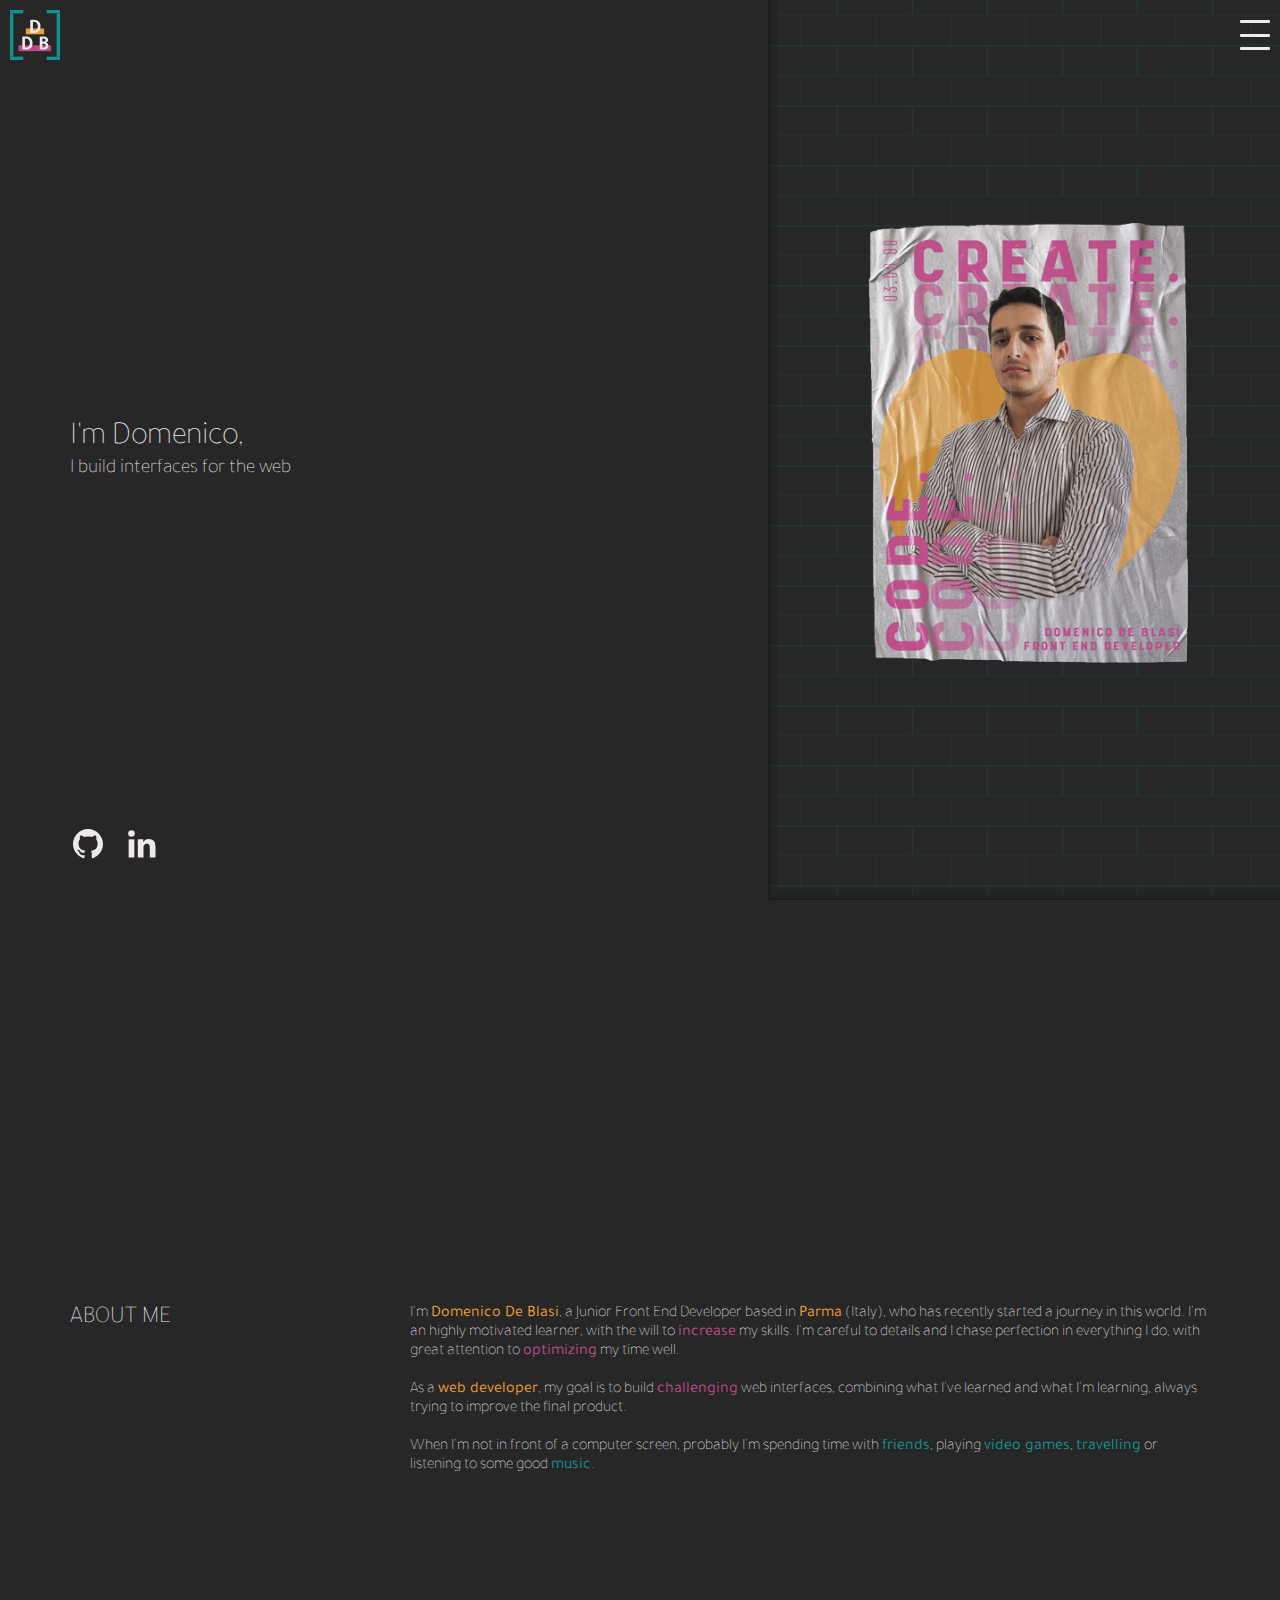
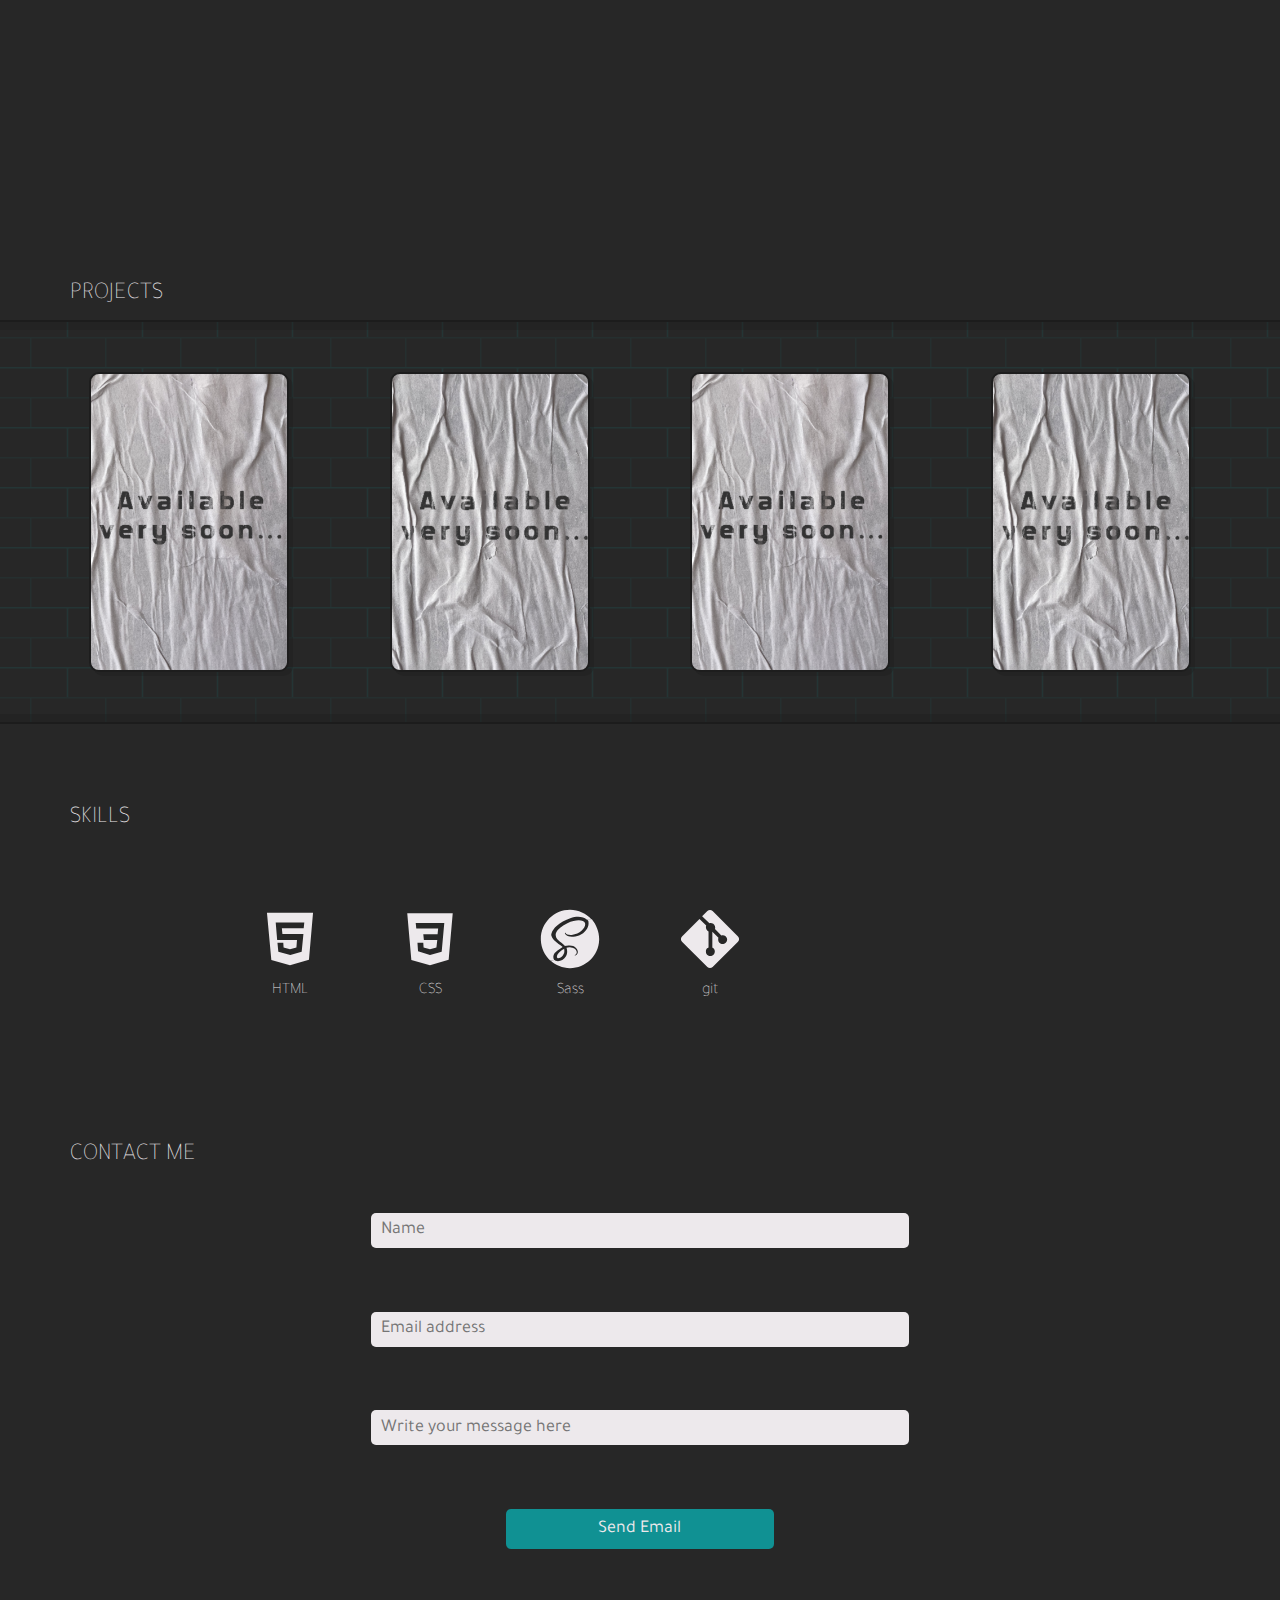
<file: index.html>
<!DOCTYPE html>
<html lang="en">

<head>
    <meta charset="UTF-8" />
    <meta name="viewport" content="width=device-width, initial-scale=1.0, maximum-scale=1.0" />
    <title>My Creative Portfolio</title>
    <link rel="icon" href="assets/images/svg/logo-ddb.svg"/>
    
    <link rel="preconnect" href="https://fonts.googleapis.com">
    <link rel="preconnect" href="https://fonts.gstatic.com" crossorigin>
    <link href="https://fonts.googleapis.com/css2?family=Tajawal:wght@200;300;400;500;700;800;900&display=swap" rel="stylesheet">

    <link rel="stylesheet" href="assets/css/styles.css"/>
</head>

<body>

    <header class="menu-container">
        <div class="menu">

            <a href="#" class="main-logo">
                <img src="assets/images/svg/logo-ddb.svg" alt="logo" width="50px">
            </a>

            <div class="hamburger-container">
                <input id="hamburger" type="checkbox">
                <label for="hamburger"></label>
                <div class="dropdown-menu">
                    <nav>
                        <ul class="menu-features">
                            <li><a href="#about-me" class="link">ABOUT ME</a></li>
                            <li><a href="#projects" class="link">PROJECTS</a></li>
                            <li><a href="#skills" class="link">SKILLS</a></li>
                            <li><a href="#contact-me" class="link">CONTACT ME</a></li>
                        </ul>
                    </nav>
                </div>
            </div>

        </div>
    </header>

    <article>
        <section id="hero">
            <div class="title-container">
                <div class="main-title">
                    <h1>I'm Domenico,</h1>
                    <h3>I build interfaces for the web</h3>
                </div>
                <div class="links">
                    <a href="https://github.com/domenicodeblasi"><img src="assets/images/svg/github-logo.svg"/></a>
                    <a href="https://www.linkedin.com/in/domenico-de-blasi/"><img src="assets/images/svg/linkedin-logo.svg"/></a>
                </div>
            </div>

            <div class="image-container brick-wall">
                <div class="illustration">
                    <img src="assets/images/poster-small.png" alt="just me" srcset="assets/images/poster-small.png 1x, assets/images/poster-big.png 2x"/>
                </div>
            </div>         
        </section>

        <section id="about-me">
            <div class="introduction">
                <h2>ABOUT ME</h2>
                <div class="paragraphs">
                    <p>I'm <em>Domenico De Blasi</em>, a Junior Front End Developer based in <em>Parma</em> (Italy), who has recently started a journey in this world. I'm an highly motivated learner, with the will to <span class="highlighted-word">increase</span> my skills. I'm careful to details and I chase perfection in everything I do, with great attention to <span class="highlighted-word">optimizing</span> my time well.</p>
                    <br/>
                    <p>As a <em>web developer</em>, my goal is to build <span class="highlighted-word">challenging</span> web interfaces, combining what I've learned and what I'm learning, always trying to improve the final product.</p>
                    <br/>
                    <p>When I'm not in front of a computer screen, probably I'm spending time with <span class="free-time">friends</span>, playing <span class="free-time">video games</span>, <span class="free-time">travelling</span> or listening to some good <span class="free-time">music</span>.</p>
                </div>
            </div>
        </section>

        <section id="projects">
            <div class="projects-title">
                <h2>PROJECTS</h2>
            </div>
            <div class="projects-container brick-wall">
                <div class="project project-1">
                    <div class="retractable-panel">
                        <a><img src="assets/images/svg/github-logo.svg" alt="GitHub Logo"></a>
                        <a><img src="assets/images/svg/eye.svg"></a>
                    </div>
                </div>
                <div class="project project-2">
                    <div class="retractable-panel">
                        <a><img src="assets/images/svg/github-logo.svg" alt="GitHub Logo"></a>
                        <a><img src="assets/images/svg/eye.svg"></a>
                    </div>
                </div>
                <div class="project project-3">
                    <div class="retractable-panel">
                        <a><img src="assets/images/svg/github-logo.svg" alt="GitHub Logo"></a>
                        <a><img src="assets/images/svg/eye.svg"></a>
                    </div>
                </div>
                <div class="project project-4">
                    <div class="retractable-panel">
                        <a><img src="assets/images/svg/github-logo.svg" alt="GitHub Logo"></a>
                        <a><img src="assets/images/svg/eye.svg"></a>
                    </div>
                </div>
            </div>
        </section>

        <section id="skills">
            <div class="skills-title">
                <h2>SKILLS</h2>
            </div>
            <div class="skills-container">
                <div class="cell">
                    <img src="assets/images/svg/html-logo.svg" alt="HTML logo">
                    <h3>HTML</h3>
                </div>
                <div class="cell">
                    <img src="assets/images/svg/css-logo.svg" alt="CSS logo">
                    <h3>CSS</h3>
                </div>
                <div class="cell">
                    <img src="assets/images/svg/sass-logo.svg" alt="SASS logo">
                    <h3>Sass</h3>
                </div>
                <div class="cell">
                    <img src="assets/images/svg/git-logo.svg" alt="Git logo">
                    <h3>git</h3>
                </div>
            </div>
        </section>
    </article>

    <footer>
        <section id="contact-me">
            <div class="contact-me-title">
                <h2>CONTACT ME</h2>
            </div>
            <div class="form-container">
                <form class="form" action="https://formsubmit.co/fa0eff2448d55b5a415567025d422ab6" method="POST">
                    <input type="text" name="name" placeholder="Name" required>
                    <input type="email" name="email" placeholder="Email address" required>
                    <input name="message" placeholder="Write your message here" required>
                    <input type="hidden" name="_next" value="https://domenicodeblasi.github.io/thanks/">
                    <input type="hidden" name="_subject" value="New Email from your Website!">
                    <input type="hidden" name="_template" value="table">
                    <input type="text" name="_honey" style="display:none">
                    <input type="hidden" name="_captcha" value="false">  
                    <button type="submit">Send Email</button>
                </form>
            </div>
        </section>
    </footer>

    <script src="assets/js/script.js"></script>

</body>

</html>
</file>
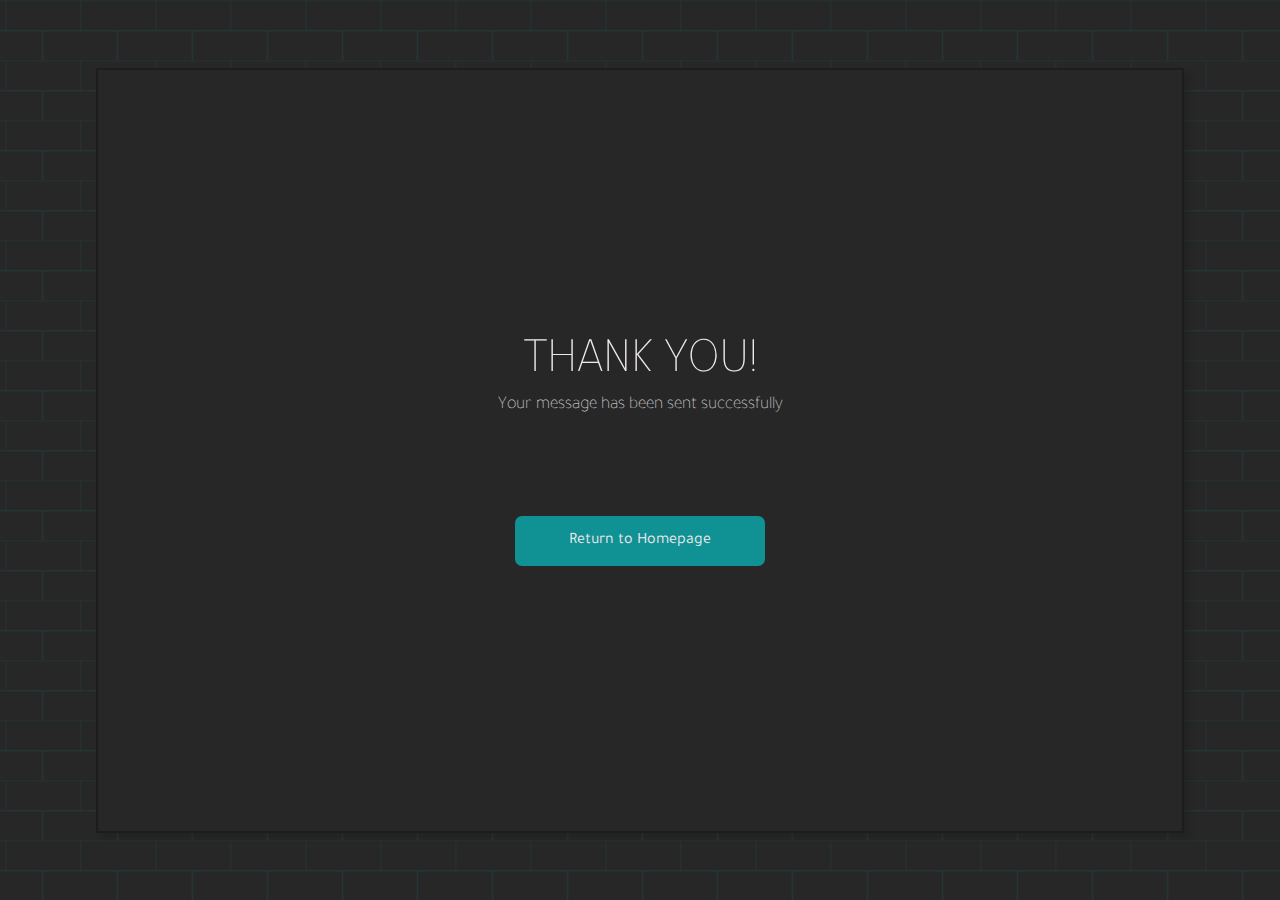
<file: thanks/index.html>
<!DOCTYPE html>
<html lang="en">
<head>
    <meta charset="UTF-8">
    <meta http-equiv="X-UA-Compatible" content="IE=edge">
    <meta name="viewport" content="width=device-width, initial-scale=1.0">
    <title>Thank You!</title>
    <link rel="icon" href="../assets/images/svg/logo-ddb.svg">

    <link rel="preconnect" href="https://fonts.googleapis.com">
    <link rel="preconnect" href="https://fonts.gstatic.com" crossorigin>
    <link href="https://fonts.googleapis.com/css2?family=Tajawal:wght@200;300;400;500;700;800;900&display=swap" rel="stylesheet">

    <link rel="stylesheet" href="../assets/css/thanks-styles.css">
</head>
<body>
    <div class="container">
        <h1>THANK YOU!</h1>
        <h3>Your message has been sent successfully</h3>
        <a class="return-home" href="https://domenicodeblasi.github.io/">
            <span>Return to Homepage</span>
        </a>
    </div>
</body>
</html>
</file>
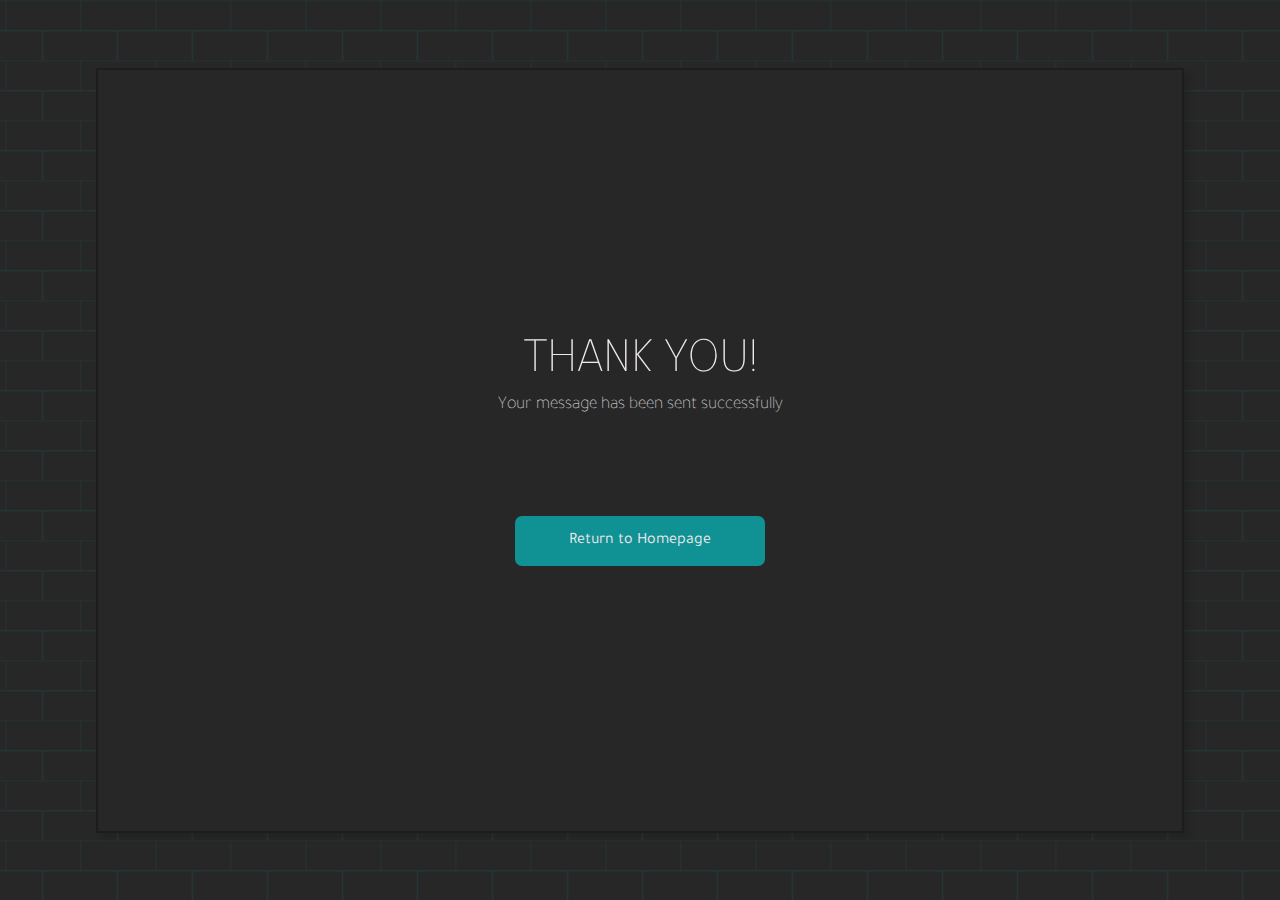
<file: pages/thanks.html>
<!DOCTYPE html>
<html lang="en">
<head>
    <meta charset="UTF-8">
    <meta http-equiv="X-UA-Compatible" content="IE=edge">
    <meta name="viewport" content="width=device-width, initial-scale=1.0">
    <title>Thank You!</title>
    <link rel="icon" href="../assets/images/svg/logo.svg">

    <link rel="preconnect" href="https://fonts.googleapis.com">
    <link rel="preconnect" href="https://fonts.gstatic.com" crossorigin>
    <link href="https://fonts.googleapis.com/css2?family=Tajawal:wght@200;300;400;500;700;800;900&display=swap" rel="stylesheet">

    <link rel="stylesheet" href="../assets/css/thanks-styles.css">
</head>
<body>
    <div class="container">
        <h1>THANK YOU!</h1>
        <h3>Your message has been sent successfully</h3>
        <a class="return-home" href="https://domenicodeblasi.github.io/">
            <span>Return to Homepage</span>
        </a>
    </div>
</body>
</html>
</file>
<file: assets/css/styles.css>
* {
  margin: 0;
  padding: 0;
  box-sizing: border-box;
}

/* VARIABLES */
/* KEYFRAMES */
@keyframes menu-features-hover {
  0% {
    background-color: #109193;
  }
  50% {
    background-color: #BE4B88;
  }
  100% {
    background-color: #ED9F31;
  }
}

@keyframes show-project-panel {
  0% {
    display: flex;
    height: 0%;
  }
  25% {
    display: flex;
    height: 20%;
  }
  50% {
    display: flex;
    height: 40%;
  }
  100% {
    display: flex;
    height: 65%;
  }
}

/* 35px*35px click area */
#hamburger {
  width: 100%;
  height: 100%;
  cursor: pointer;
  position: relative;
  appearance: none;
}

/* hamburger logo */
#hamburger + label {
  position: absolute;
  background-color: #EDE9EC;
  width: 30px;
  height: 3px;
  border-radius: 1px;
  cursor: pointer;
  top: 33.5px;
  right: 10px;
  transition: width 0.3s ease;
}

#hamburger + label::before {
  position: absolute;
  background-color: #EDE9EC;
  width: 30px;
  height: 3px;
  border-radius: 1px;
  cursor: pointer;
  content: "";
  right: 0;
  top: -13.5px;
  transition: all 0.2s ease;
  transform-origin: right;
}

#hamburger + label::after {
  position: absolute;
  background-color: #EDE9EC;
  width: 30px;
  height: 3px;
  border-radius: 1px;
  cursor: pointer;
  content: "";
  right: 0;
  top: 13.5px;
  transition: all 0.2s ease;
  transform-origin: right;
}

/* hamburger becomes a cross when it's clicked */
#hamburger:checked ~ label {
  width: 0;
  transition: width 0.2s ease;
}

#hamburger:checked ~ label::before {
  right: 0px;
  transform: rotate(-45deg);
  transition: all 0.3s ease;
  transform-origin: right;
  width: 39px;
}

#hamburger:checked ~ label::after {
  right: 0px;
  transform: rotate(45deg);
  transition: all 0.3s ease;
  transform-origin: right;
  width: 39px;
}

html {
  scroll-behavior: smooth;
}

body {
  background-color: #272727;
  font-family: 'Tajawal', sans-serif;
}

h1, h2, h3 {
  font-weight: 200;
  color: #EDE9EC;
}

h1 {
  font-size: 32px;
  letter-spacing: -0.5px;
}

h3 {
  font-size: 20px;
  letter-spacing: 0.5;
}

p {
  color: #EDE9EC;
  font-weight: 200;
}

/* =======================================================
MENU
======================================================= */
.menu-container {
  position: fixed;
  top: 0;
  background-color: rgba(39, 39, 39, 0.95);
  width: 100%;
  height: 70px;
  z-index: 5;
}

.menu {
  width: 100%;
  height: 100%;
  padding: 10px;
  display: flex;
  justify-content: space-between;
  align-items: center;
}

.main-logo {
  height: 50px;
}

.hamburger-container {
  width: 30px;
  height: 30px;
}

/* when we click the hamburger logo */
#hamburger:checked ~ .dropdown-menu {
  display: block;
}

.dropdown-menu {
  display: none;
  font-family: 'Tajawal', sans-serif;
  font-weight: 200;
  letter-spacing: 0.5px;
  font-size: 25px;
  position: fixed;
  top: 0px;
  left: 0;
  z-index: -1;
  width: 100%;
  height: 100%;
  background-color: #1a1a1a;
}

.dropdown-menu nav {
  display: flex;
  justify-content: flex-end;
  align-items: center;
  width: 100%;
  height: 100%;
}

.menu-features {
  width: 75%;
  height: 50%;
  border-left: 2px solid #EDE9EC;
  display: flex;
  flex-direction: column;
  justify-content: space-between;
}

.menu-features li {
  list-style-type: none;
}

.menu-features li a {
  margin-left: 35px;
  text-decoration: none;
  color: #EDE9EC;
}

article {
  width: 100%;
  height: 100%;
}

/* =======================================================
HERO SECTION
======================================================= */
#hero {
  width: 100%;
  height: 200vh;
}

.title-container {
  position: relative;
  display: flex;
  justify-content: center;
  align-items: center;
  width: 100%;
  height: 100vh;
  background-color: #272727;
  border-bottom: 2px solid #1d1d1d;
}

.main-title {
  width: 90%;
}

.links {
  position: absolute;
  left: 30px;
  bottom: 30px;
  width: 25%;
  max-width: 90px;
  display: flex;
  flex-direction: row;
  justify-content: space-between;
}

.links a {
  width: 40%;
}

.brick-wall {
  background-image: url("../images/svg/wall.svg");
  background-size: 150px;
  background-position: 30px 15px;
}

.image-container {
  display: flex;
  width: 100%;
  height: 100vh;
  justify-content: center;
  align-items: center;
}

.illustration {
  width: 75%;
  display: block;
}

.illustration img {
  width: 100%;
}

/* =======================================================
ABOUT ME SECTION
======================================================= */
#about-me {
  display: flex;
  width: 100%;
  height: 100vh;
  justify-content: center;
  align-items: center;
  border-top: 2px solid #1d1d1d;
  box-shadow: 0 -10px rgba(26, 26, 26, 0.3);
}

.introduction {
  width: 90%;
  margin-top: 80px;
}

.paragraphs p em {
  color: #ED9F31;
  font-style: normal;
  font-weight: 400;
}

.highlighted-word {
  color: #BE4B88;
  font-weight: 400;
}

.free-time {
  color: #109193;
  font-weight: 400;
}

/* =======================================================
PROJECTS SECTION
======================================================= */
#projects {
  display: flex;
  width: 100%;
  flex-direction: column;
  align-items: center;
}

.projects-title {
  display: flex;
  position: relative;
  align-items: center;
  justify-content: center;
  height: 120px;
  width: 100%;
  box-shadow: 0 10px rgba(26, 26, 26, 0.3);
}

.projects-title h2 {
  position: absolute;
  bottom: 10px;
  width: 90%;
}

.projects-container {
  display: grid;
  width: 100%;
  grid-template-columns: repeat(1, 1fr);
  grid-auto-rows: auto;
  border-top: 2px solid #1d1d1d;
  border-bottom: 2px solid #1d1d1d;
  gap: 50px;
  padding: 50px 0;
}

.project {
  display: flex;
  align-items: flex-end;
  margin-top: 40px;
  margin: 0 auto;
  width: 200px;
  height: 300px;
  border: 2px solid #1d1d1d;
  border-radius: 10px;
  box-shadow: 4px 4px rgba(26, 26, 26, 0.3);
  cursor: pointer;
}

.project-1,
.project-3 {
  background-image: url("../images/projects/poster1-small.png");
  background-image: image-set(url("../images/projects/poster1-small.png") 1x, url("../images/projects/poster1-big.png") 2x);
  background-size: 115%;
  background-position: center;
}

.project-2,
.project-4 {
  background-image: url("../images/projects/poster2-small.png");
  background-image: image-set(url("../images/projects/poster2-small.png") 1x, url("../images/projects/poster2-big.png") 2x);
  background-size: 115%;
  background-position: center;
  background-position-x: left -19px;
}

.retractable-panel {
  display: flex;
  justify-content: space-around;
  align-items: center;
  height: 0%;
  width: 100%;
  background-color: rgba(237, 159, 49, 0.9);
  border-radius: 7px;
  cursor: pointer;
  display: none;
}

.retractable-panel img {
  width: 40px;
}

/* =======================================================
SKILLS SECTION
======================================================= */
#skills,
#contact-me {
  display: flex;
  width: 100%;
  flex-direction: column;
  align-items: center;
}

.skills-title,
.contact-me-title {
  display: flex;
  position: relative;
  justify-content: center;
  align-items: center;
  height: 120px;
  width: 100%;
}

.skills-title h2,
.contact-me-title h2 {
  position: absolute;
  bottom: 10px;
  width: 90%;
}

.skills-title {
  box-shadow: 0 -10px rgba(26, 26, 26, 0.3);
}

.skills-container {
  margin: 60px 0;
  display: grid;
  grid-template-columns: repeat(2, 70px);
  column-gap: 70px;
  row-gap: 40px;
}

.cell h3 {
  text-align: center;
  font-size: 16px;
}

/* =======================================================
CONTACT ME SECTION
======================================================= */
#contact-me {
  height: 100vh;
  width: 100%;
}

.form-container {
  display: flex;
  align-items: center;
  justify-content: center;
  width: 90%;
  height: 400px;
}

.form {
  display: flex;
  width: 100%;
  height: 100%;
  flex-direction: column;
  justify-content: space-around;
  align-items: center;
}

.form input {
  width: 100%;
  height: 35px;
  font-family: "Tajawal", sans-serif;
  font-size: 18px;
  background-color: #EDE9EC;
  border: none;
  border-radius: 5px;
  text-indent: 10px;
}

.form button {
  font-family: "Tajawal", sans-serif;
  font-size: 18px;
  width: 70%;
  height: 40px;
  background-color: #109193;
  color: #EDE9EC;
  border: none;
  border-radius: 5px;
  cursor: pointer;
}

/* =======================================================
MOBILE STYLES
======================================================= */
@media only screen and (max-width: 640px) {
  .title-container {
    box-shadow: 0 10px rgba(26, 26, 26, 0.3);
  }
}

/* =======================================================
TABLET STYLES
======================================================= */
@media only screen and (min-width: 641px) and (max-width: 1007px) {
  .title-container {
    box-shadow: 0 10px rgba(26, 26, 26, 0.5);
  }
  .illustration {
    width: 48%;
  }
  .introduction {
    width: 70%;
  }
  .projects-container {
    grid-template-columns: repeat(2, 1fr);
  }
  .projects-title h2,
  .skills-title h2,
  .contact-me-title h2 {
    width: 70%;
  }
  .skills-container {
    grid-template-columns: repeat(4, 70px);
  }
  .form-container {
    width: 60%;
  }
  .form input {
    width: 80%;
  }
  .form button {
    width: 50%;
  }
}

/* =======================================================
DESKTOP STYLES
======================================================= */
@media only screen and (min-width: 1008px) {
  .menu-container {
    background-color: rgba(39, 39, 39, 0);
  }
  .menu-features li:hover {
    animation: menu-features-hover 0.4s ease 0s infinite;
    transform: scaleY(105%);
    transition: transform 0.4s ease 0s;
  }
  .menu-features li:hover a {
    margin-left: 5px;
    transition: margin-left 0.2s ease;
  }
  .main-logo {
    cursor: pointer;
  }
  .main-logo:hover {
    transform: scale(1.1);
    transition: transform 0.1s ease;
  }
  #hero {
    width: 100%;
    height: 100vh;
    display: flex;
  }
  .title-container {
    width: 60%;
    border-bottom: none;
  }
  .main-title {
    width: 100%;
    padding-left: 70px;
  }
  .links {
    left: 70px;
  }
  .links a:hover {
    transform: scale(110%);
    transition: transform 0.2s ease;
  }
  .image-container {
    width: 40%;
    border-bottom: 2px solid #1d1d1d;
    border-left: 2px solid #1d1d1d;
    box-shadow: inset 7px -7px rgba(26, 26, 26, 0.3);
  }
  .illustration {
    width: 70%;
  }
  .illustration img:hover {
    transform: scale(110%);
    transition: transform 0.2s ease;
  }
  #about-me {
    border-top: none;
    box-shadow: none;
  }
  .introduction {
    display: flex;
    flex-direction: row;
    justify-content: space-between;
    width: 100%;
    padding: 0 70px;
  }
  .paragraphs {
    width: 75%;
    max-width: 800px;
  }
  .projects-container {
    grid-template-columns: repeat(4, 1fr);
    padding: 50px 5%;
  }
  .project:hover {
    transform: scale(1.05);
    transition: transform 0.2s ease;
  }
  .project:hover > .retractable-panel {
    height: 65%;
    display: flex;
    animation: show-project-panel 0.1s ease;
  }
  .projects-title h2,
  .skills-title h2,
  .contact-me-title h2 {
    width: 100%;
    padding: 0 70px;
  }
  .skills-container {
    grid-template-columns: repeat(6, 70px);
  }
  .form-container {
    width: 70%;
  }
  .form input {
    width: 60%;
  }
  .form button {
    width: 30%;
  }
}

/* =======================================================
FOR SCREEN HEIGHT < 500px
======================================================= */
@media only screen and (max-height: 500px) {
  .dropdown-menu {
    font-size: 20px;
  }
  .links {
    max-width: 70px;
  }
  .illustration {
    width: 25%;
  }
  #about-me {
    height: 150vh;
  }
}
</file>
<file: assets/css/thanks-styles.css>
* {
  margin: 0;
  padding: 0;
  box-sizing: border-box;
}

/* VARIABLES */
/* KEYFRAMES */
@keyframes menu-features-hover {
  0% {
    background-color: #109193;
  }
  50% {
    background-color: #BE4B88;
  }
  100% {
    background-color: #ED9F31;
  }
}

@keyframes show-project-panel {
  0% {
    display: flex;
    height: 0%;
  }
  25% {
    display: flex;
    height: 20%;
  }
  50% {
    display: flex;
    height: 40%;
  }
  100% {
    display: flex;
    height: 65%;
  }
}

body {
  display: flex;
  justify-content: center;
  align-items: center;
  background-color: #272727;
  background-image: url("../images/svg/wall.svg");
  background-size: 150px;
  background-position: 5px;
  width: 100vw;
  height: 100vh;
  font-family: "Tajawal", sans-serif;
  color: #EDE9EC;
}

.container {
  display: flex;
  flex-direction: column;
  justify-content: center;
  align-items: center;
  width: 85%;
  height: 85%;
  background-color: #272727;
  border: 2px solid #1d1d1d;
  box-shadow: 5px 5px 5px rgba(26, 26, 26, 0.3);
}

.container h1 {
  font-weight: 200;
  font-size: 50px;
}

.container h3 {
  font-weight: 100;
  font-size: 18px;
  padding-bottom: 100px;
}

.return-home {
  display: flex;
  justify-content: center;
  align-items: center;
  cursor: pointer;
  width: 250px;
  height: 50px;
  background-color: #109193;
  border-radius: 7px;
  text-decoration: none;
  color: #EDE9EC;
}
</file>
